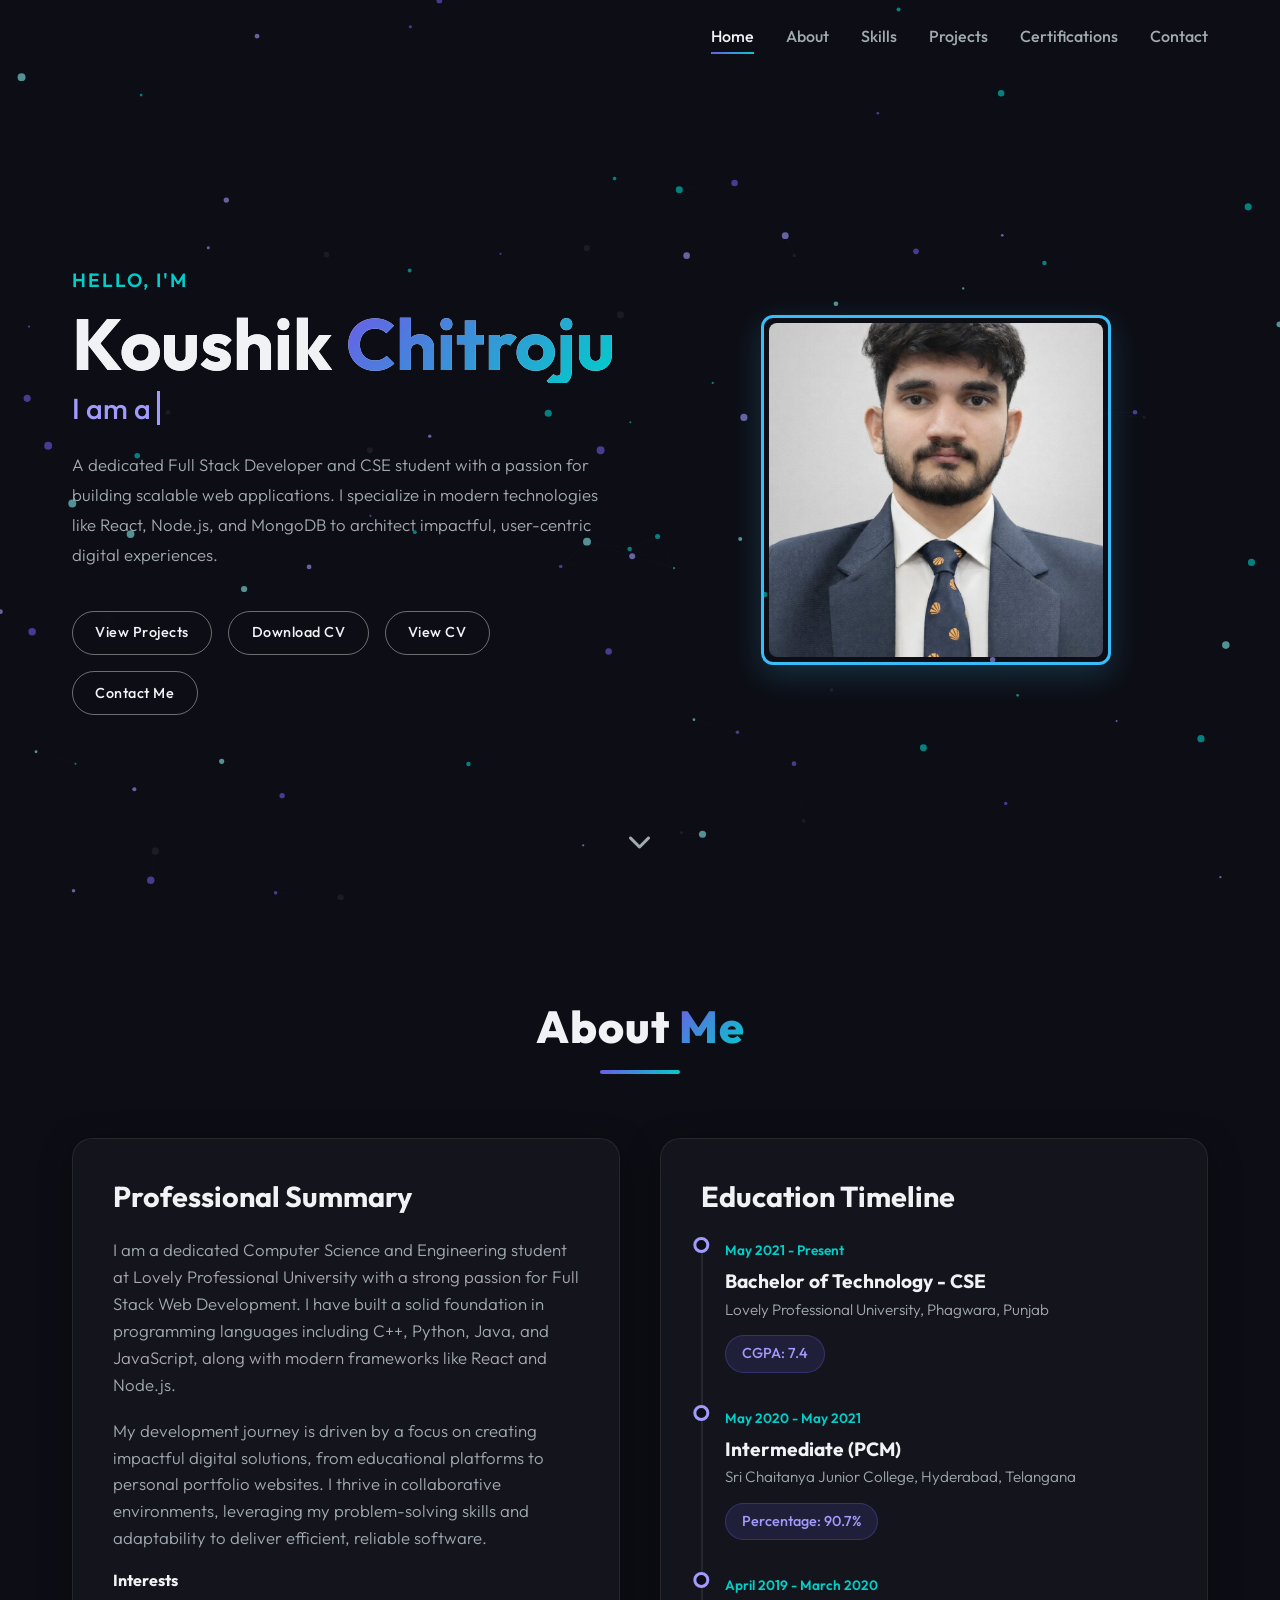
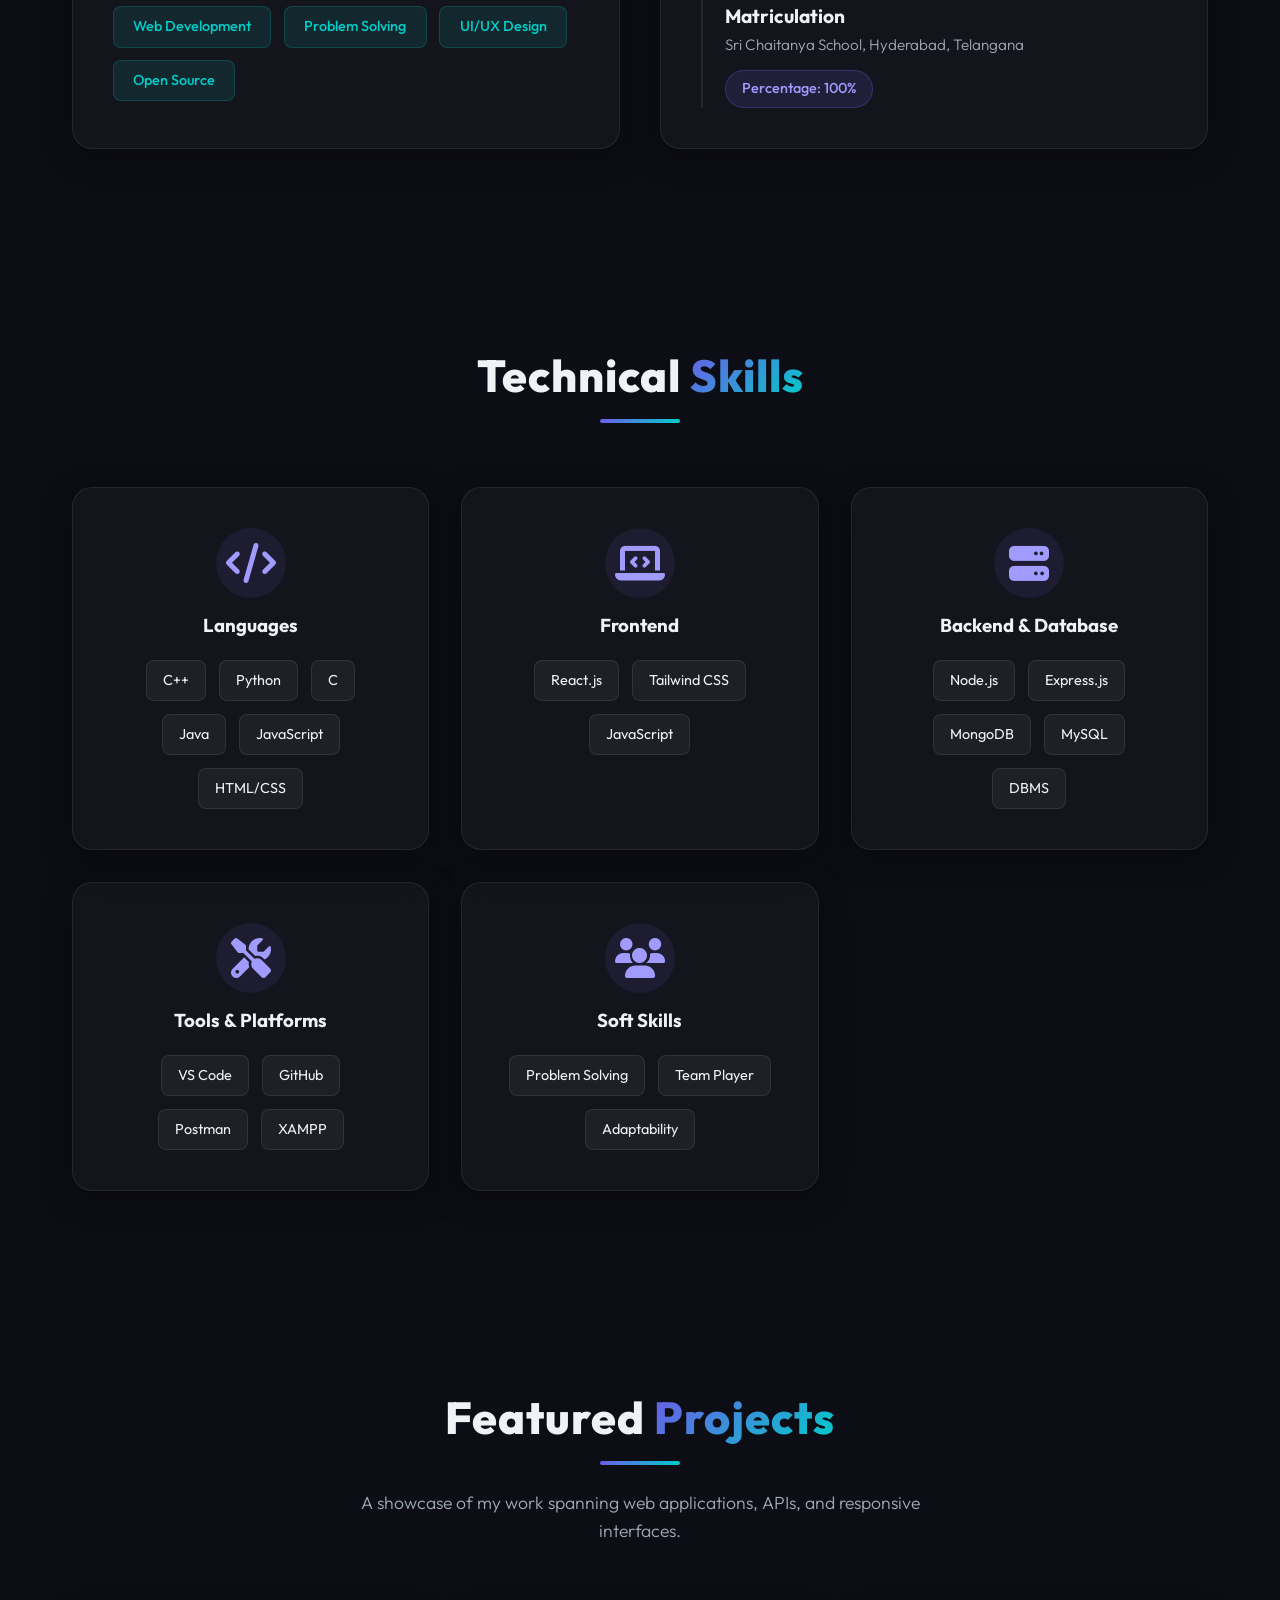
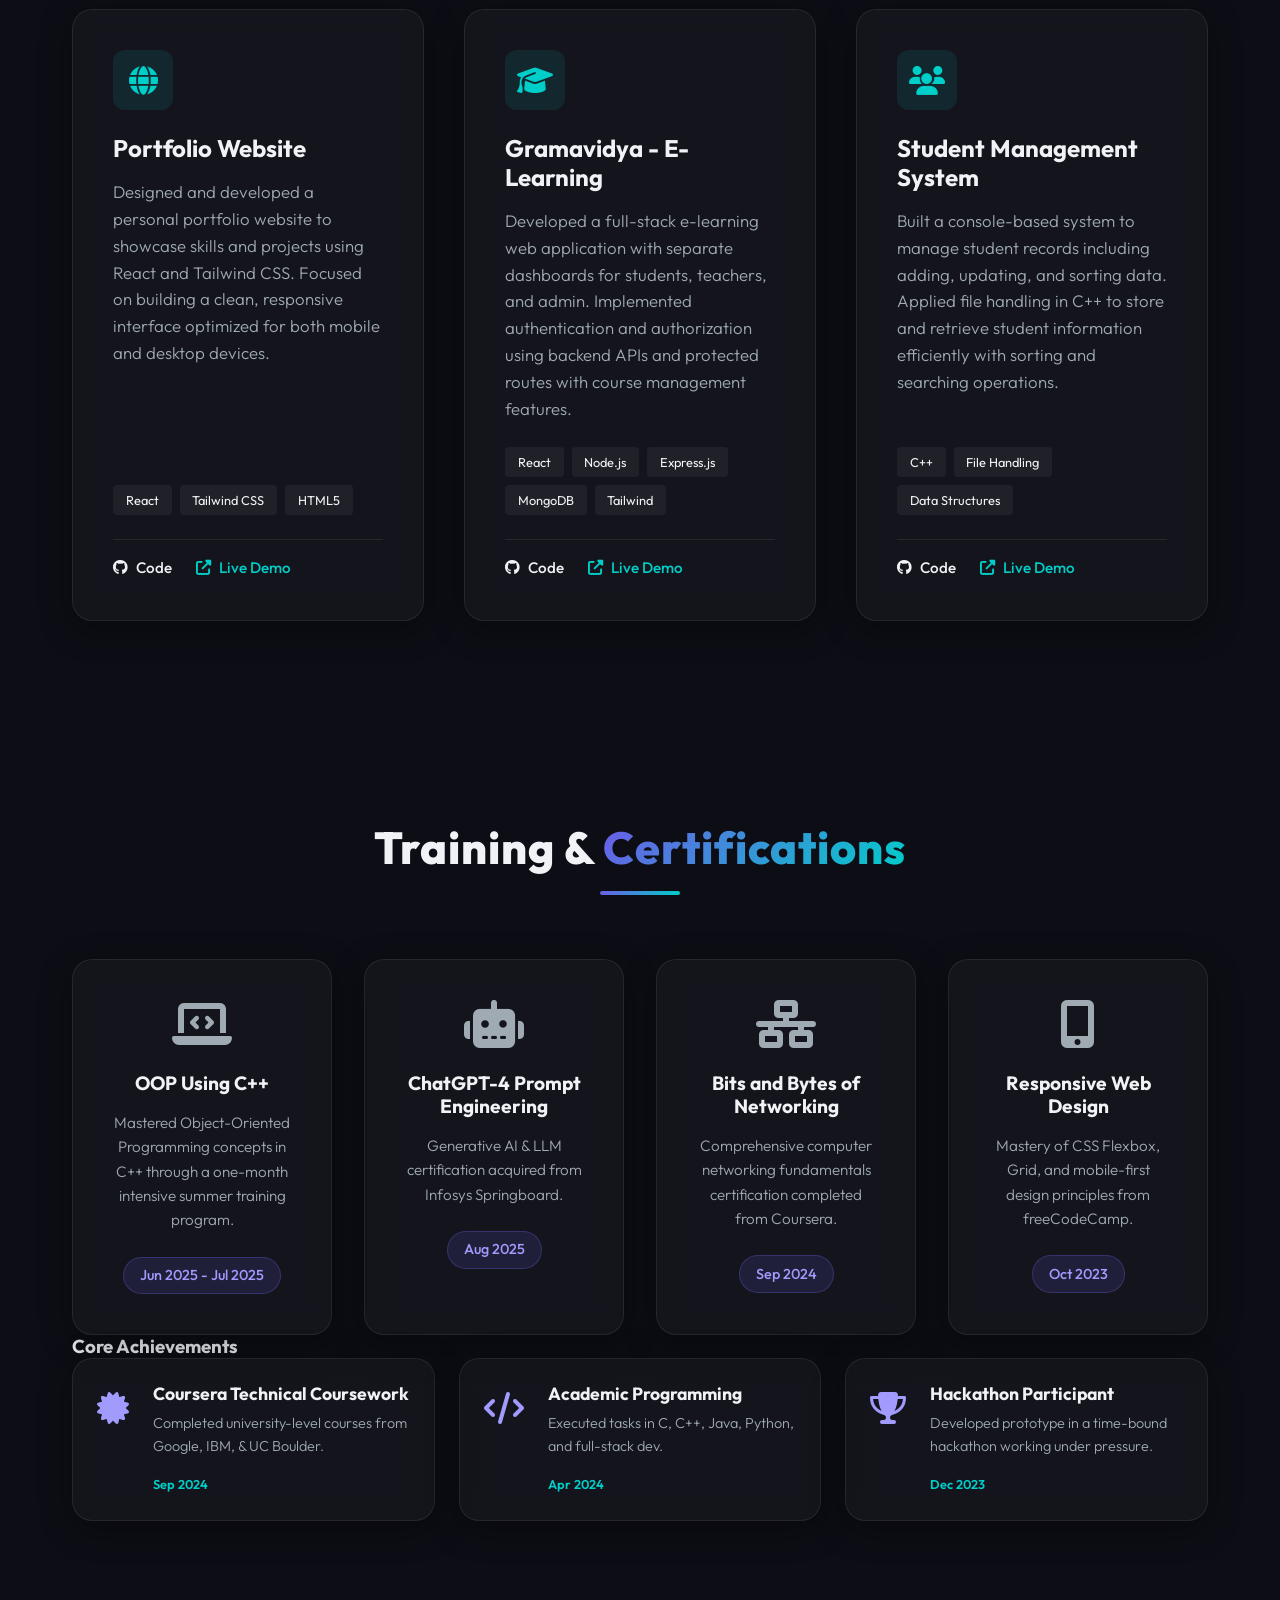
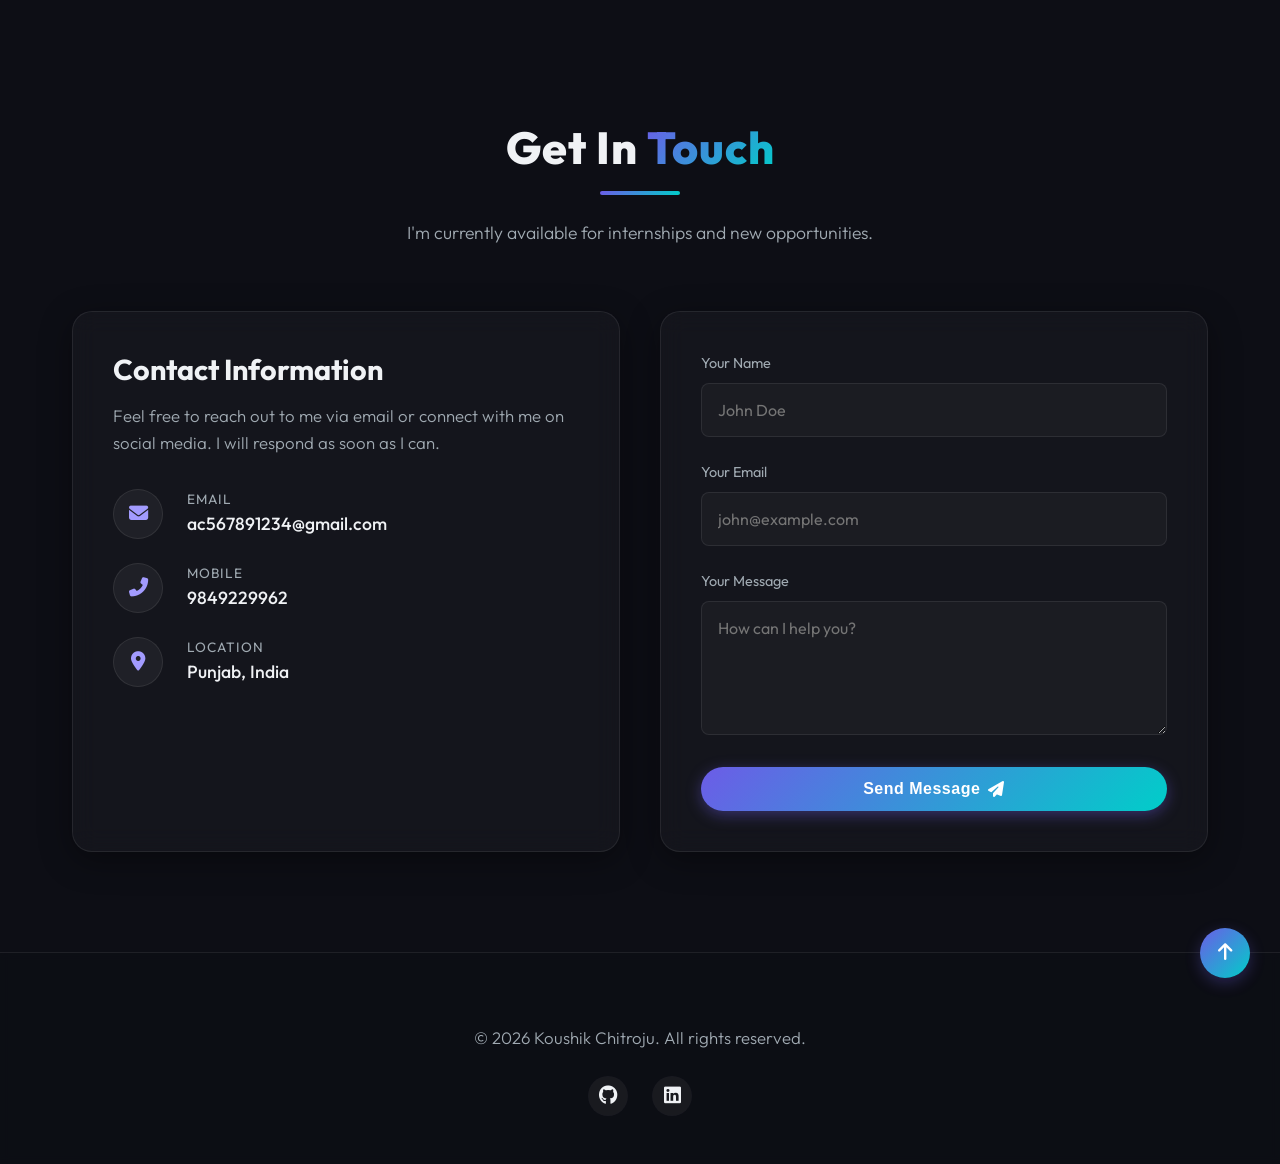
<file: index.html>
<!DOCTYPE html>
<html lang="en">

<head>
    <meta charset="UTF-8">
    <meta name="viewport" content="width=device-width, initial-scale=1.0">
    <title>Koushik Chitroju | Full Stack Developer</title>
    <!-- Google Fonts -->
    <link href="https://fonts.googleapis.com/css2?family=Outfit:wght@300;400;500;600;700;800&display=swap"
        rel="stylesheet">
    <!-- Font Awesome -->
    <link rel="stylesheet" href="https://cdnjs.cloudflare.com/ajax/libs/font-awesome/6.4.0/css/all.min.css">
    <!-- Custom CSS -->
    <link rel="stylesheet" href="styles.css">
</head>

<body>
    <!-- Background Animation Canvas -->
    <canvas id="particles-bg"></canvas>

    <!-- Navigation -->
    <nav class="navbar transition-all" id="navbar">
        <div class="nav-container">
            <a href="#home" class="logo">
                <span class="logo-text"></span>
            </a>
            <ul class="nav-links">
                <li><a href="#home" class="nav-link active">Home</a></li>
                <li><a href="#about" class="nav-link">About</a></li>
                <li><a href="#skills" class="nav-link">Skills</a></li>
                <li><a href="#projects" class="nav-link">Projects</a></li>
                <li><a href="#certifications" class="nav-link">Certifications</a></li>
                <li><a href="#contact" class="nav-link">Contact</a></li>
            </ul>
            <div class="menu-toggle" id="mobile-menu">
                <i class="fas fa-bars"></i>
            </div>
        </div>
    </nav>

    <!-- Hero Section -->
    <section id="home" class="hero fade-in">
        <div class="hero-container">
            <div class="hero-text-content">
                <p class="greeting">HELLO, I'M</p>
                <h1 class="name-title">Koushik <span class="highlight">Chitroju</span></h1>
                <h2 class="role-title">I am a <span class="typed-text"></span><span class="cursor">&nbsp;</span></h2>
                <p class="hero-description">
                    A dedicated Full Stack Developer and CSE student with a passion for building scalable web applications. I specialize in modern technologies like React, Node.js, and MongoDB to architect impactful, user-centric digital experiences.
                </p>
                <div class="cta-buttons-grid">
    <a href="#projects" class="btn btn-outline">View Projects</a>
    <a href="resume.pdf" download class="btn btn-outline">Download CV</a>
    <a href="resume.pdf" target="_blank" class="btn btn-outline">View CV</a>
    <a href="#contact" class="btn btn-outline">Contact Me</a>
</div>
            </div>
            
            <div class="hero-image-wrapper">
                <div class="image-frame" id="imageFrame">
                    <img src="profile.jpg" alt="Koushik Chitroju" id="profileImage">
                </div>
            </div>
        </div>
        <div class="hero-scroll-indicator">
            <a href="#about"><i class="fas fa-chevron-down"></i></a>
        </div>
    </section>

    <!-- About Section -->
    <section id="about" class="about section-padding slide-up">
        <div class="container">
            <div class="section-header">
                <h2 class="section-title">About <span class="highlight">Me</span></h2>
                <div class="underline"></div>
            </div>

            <div class="about-grid">
                <div class="about-text-content glass-card">
                    <h3>Professional Summary</h3>
                    <p>I am a dedicated Computer Science and Engineering student at Lovely Professional University with
                        a strong passion for Full Stack Web Development. I have built a solid foundation in programming
                        languages including C++, Python, Java, and JavaScript, along with modern frameworks like React
                        and Node.js.</p>
                    <p>My development journey is driven by a focus on creating impactful digital solutions, from
                        educational platforms to personal portfolio websites. I thrive in collaborative environments,
                        leveraging my problem-solving skills and adaptability to deliver efficient, reliable software.
                    </p>

                    <div class="interests-container mt-4">
                        <h4>Interests</h4>
                        <div class="tags-wrapper">
                            <span class="tag">Web Development</span>
                            <span class="tag">Problem Solving</span>
                            <span class="tag">UI/UX Design</span>
                            <span class="tag">Open Source</span>
                        </div>
                    </div>
                </div>

                <div class="education-content glass-card">
                    <h3>Education Timeline</h3>
                    <div class="timeline">
                        <div class="timeline-item">
                            <div class="timeline-dot"></div>
                            <div class="timeline-date">May 2021 - Present</div>
                            <h4 class="timeline-title">Bachelor of Technology - CSE</h4>
                            <p class="timeline-org">Lovely Professional University, Phagwara, Punjab</p>
                            <p class="timeline-score badge">CGPA: 7.4</p>
                        </div>
                        <div class="timeline-item">
                            <div class="timeline-dot"></div>
                            <div class="timeline-date">May 2020 - May 2021</div>
                            <h4 class="timeline-title">Intermediate (PCM)</h4>
                            <p class="timeline-org">Sri Chaitanya Junior College, Hyderabad, Telangana</p>
                            <p class="timeline-score badge">Percentage: 90.7%</p>
                        </div>
                        <div class="timeline-item">
                            <div class="timeline-dot"></div>
                            <div class="timeline-date">April 2019 - March 2020</div>
                            <h4 class="timeline-title">Matriculation</h4>
                            <p class="timeline-org">Sri Chaitanya School, Hyderabad, Telangana</p>
                            <p class="timeline-score badge">Percentage: 100%</p>
                        </div>
                    </div>
                </div>
            </div>
        </div>
    </section>

    <!-- Skills Section -->
    <section id="skills" class="skills section-padding slide-up">
        <div class="container">
            <div class="section-header">
                <h2 class="section-title">Technical <span class="highlight">Skills</span></h2>
                <div class="underline"></div>
            </div>

            <div class="skills-grid">
                <div class="skill-category glass-card hover-glow">
                    <div class="icon-header">
                        <i class="fas fa-code"></i>
                        <h3>Languages</h3>
                    </div>
                    <div class="skill-badges">
                        <span class="skill-badge">C++</span>
                        <span class="skill-badge">Python</span>
                        <span class="skill-badge">C</span>
                        <span class="skill-badge">Java</span>
                        <span class="skill-badge">JavaScript</span>
                        <span class="skill-badge">HTML/CSS</span>
                    </div>
                </div>

                <div class="skill-category glass-card hover-glow">
                    <div class="icon-header">
                        <i class="fas fa-laptop-code"></i>
                        <h3>Frontend</h3>
                    </div>
                    <div class="skill-badges">
                        <span class="skill-badge">React.js</span>
                        <span class="skill-badge">Tailwind CSS</span>
                        <span class="skill-badge">JavaScript</span>
                    </div>
                </div>

                <div class="skill-category glass-card hover-glow">
                    <div class="icon-header">
                        <i class="fas fa-server"></i>
                        <h3>Backend & Database</h3>
                    </div>
                    <div class="skill-badges">
                        <span class="skill-badge">Node.js</span>
                        <span class="skill-badge">Express.js</span>
                        <span class="skill-badge">MongoDB</span>
                        <span class="skill-badge">MySQL</span>
                        <span class="skill-badge">DBMS</span>
                    </div>
                </div>

                <div class="skill-category glass-card hover-glow">
                    <div class="icon-header">
                        <i class="fas fa-tools"></i>
                        <h3>Tools & Platforms</h3>
                    </div>
                    <div class="skill-badges">
                        <span class="skill-badge">VS Code</span>
                        <span class="skill-badge">GitHub</span>
                        <span class="skill-badge">Postman</span>
                        <span class="skill-badge">XAMPP</span>
                    </div>
                </div>

                <div class="skill-category glass-card hover-glow md-span-2">
                    <div class="icon-header">
                        <i class="fas fa-users"></i>
                        <h3>Soft Skills</h3>
                    </div>
                    <div class="skill-badges center-badges">
                        <span class="skill-badge">Problem Solving</span>
                        <span class="skill-badge">Team Player</span>
                        <span class="skill-badge">Adaptability</span>
                    </div>
                </div>
            </div>
        </div>
    </section>

    <!-- Projects Section -->
    <section id="projects" class="projects section-padding slide-up">
        <div class="container">
            <div class="section-header">
                <h2 class="section-title">Featured <span class="highlight">Projects</span></h2>
                <div class="underline"></div>
                <p class="section-subtitle">A showcase of my work spanning web applications, APIs, and responsive
                    interfaces.</p>
            </div>

            <div class="projects-grid">
                <!-- Project 1 -->
                <div class="project-card glass-card">
                    <div class="project-icon-wrapper">
                        <i class="fas fa-globe"></i>
                    </div>
                    <h3 class="project-title">Portfolio Website</h3>
                    <p class="project-desc">Designed and developed a personal portfolio website to showcase skills and
                        projects using React and Tailwind CSS. Focused on building a clean, responsive interface
                        optimized for both mobile and desktop devices.</p>
                    <div class="project-tags">
                        <span class="tag-sm">React</span>
                        <span class="tag-sm">Tailwind CSS</span>
                        <span class="tag-sm">HTML5</span>
                    </div>
                    <div class="project-links">
                        <a href="https://github.com/koushikChitroju" target="_blank" class="project-link">
                            <i class="fab fa-github"></i> Code
                        </a>
                        <a href="#" class="project-link primary-text">
                            <i class="fas fa-external-link-alt"></i> Live Demo
                        </a>
                    </div>
                </div>

                <!-- Project 2 -->
                <div class="project-card glass-card">
                    <div class="project-icon-wrapper">
                        <i class="fas fa-graduation-cap"></i>
                    </div>
                    <h3 class="project-title">Gramavidya - E-Learning</h3>
                    <p class="project-desc">Developed a full-stack e-learning web application with separate dashboards
                        for students, teachers, and admin. Implemented authentication and authorization using backend
                        APIs and protected routes with course management features.</p>
                    <div class="project-tags">
                        <span class="tag-sm">React</span>
                        <span class="tag-sm">Node.js</span>
                        <span class="tag-sm">Express.js</span>
                        <span class="tag-sm">MongoDB</span>
                        <span class="tag-sm">Tailwind</span>
                    </div>
                    <div class="project-links">
                        <a href="https://github.com/koushikChitroju" target="_blank" class="project-link">
                            <i class="fab fa-github"></i> Code
                        </a>
                        <a href="#" class="project-link primary-text">
                            <i class="fas fa-external-link-alt"></i> Live Demo
                        </a>
                    </div>
                </div>

                <!-- Project 3 -->
                <div class="project-card glass-card">
                    <div class="project-icon-wrapper">
                        <i class="fas fa-users"></i>
                    </div>
                    <h3 class="project-title">Student Management System</h3>
                    <p class="project-desc">Built a console-based system to manage student records including adding,
                        updating, and sorting data. Applied file handling in C++ to store and retrieve student
                        information efficiently with sorting and searching operations.</p>
                    <div class="project-tags">
                        <span class="tag-sm">C++</span>
                        <span class="tag-sm">File Handling</span>
                        <span class="tag-sm">Data Structures</span>
                    </div>
                    <div class="project-links">
                        <a href="https://github.com/koushikChitroju" target="_blank" class="project-link">
                            <i class="fab fa-github"></i> Code
                        </a>
                        <a href="#" class="project-link primary-text">
                            <i class="fas fa-external-link-alt"></i> Live Demo
                        </a>
                    </div>
                </div>
            </div>
        </div>
    </section>

    <!-- Training & Certifications -->
    <section id="certifications" class="certifications section-padding slide-up">
        <div class="container">
            <div class="section-header">
                <h2 class="section-title">Training & <span class="highlight">Certifications</span></h2>
                <div class="underline"></div>
            </div>

            <div class="cert-grid">
                <div class="cert-card glass-card hover-glow">
                    <i class="fas fa-laptop-code cert-icon"></i>
                    <div class="cert-content">
                        <h3>OOP Using C++</h3>
                        <p>Mastered Object-Oriented Programming concepts in C++ through a one-month intensive summer
                            training program.</p>
                        <span class="cert-date badge">Jun 2025 - Jul 2025</span>
                    </div>
                </div>

                <div class="cert-card glass-card hover-glow">
                    <i class="fas fa-robot cert-icon"></i>
                    <div class="cert-content">
                        <h3>ChatGPT-4 Prompt Engineering</h3>
                        <p>Generative AI & LLM certification acquired from Infosys Springboard.</p>
                        <span class="cert-date badge">Aug 2025</span>
                    </div>
                </div>

                <div class="cert-card glass-card hover-glow">
                    <i class="fas fa-network-wired cert-icon"></i>
                    <div class="cert-content">
                        <h3>Bits and Bytes of Networking</h3>
                        <p>Comprehensive computer networking fundamentals certification completed from Coursera.</p>
                        <span class="cert-date badge">Sep 2024</span>
                    </div>
                </div>

                <div class="cert-card glass-card hover-glow">
                    <i class="fas fa-mobile-alt cert-icon"></i>
                    <div class="cert-content">
                        <h3>Responsive Web Design</h3>
                        <p>Mastery of CSS Flexbox, Grid, and mobile-first design principles from freeCodeCamp.</p>
                        <span class="cert-date badge">Oct 2023</span>
                    </div>
                </div>
            </div>

            <!-- Achievements -->
            <div class="achievements-section mt-5">
                <h3 class="sub-section-title text-center mb-4">Core Achievements</h3>
                <div class="achievements-grid">
                    <div class="achievement-item glass-card">
                        <div class="achieve-icon"><i class="fas fa-certificate"></i></div>
                        <div class="achieve-info">
                            <h4>Coursera Technical Coursework</h4>
                            <p>Completed university-level courses from Google, IBM, & UC Boulder.</p>
                            <span class="achieve-date">Sep 2024</span>
                        </div>
                    </div>
                    <div class="achievement-item glass-card">
                        <div class="achieve-icon"><i class="fas fa-code"></i></div>
                        <div class="achieve-info">
                            <h4>Academic Programming</h4>
                            <p>Executed tasks in C, C++, Java, Python, and full-stack dev.</p>
                            <span class="achieve-date">Apr 2024</span>
                        </div>
                    </div>
                    <div class="achievement-item glass-card">
                        <div class="achieve-icon"><i class="fas fa-trophy"></i></div>
                        <div class="achieve-info">
                            <h4>Hackathon Participant</h4>
                            <p>Developed prototype in a time-bound hackathon working under pressure.</p>
                            <span class="achieve-date">Dec 2023</span>
                        </div>
                    </div>
                </div>
            </div>
        </div>
    </section>

    <!-- Contact Section -->
    <section id="contact" class="contact section-padding slide-up">
        <div class="container">
            <div class="section-header">
                <h2 class="section-title">Get In <span class="highlight">Touch</span></h2>
                <div class="underline"></div>
                <p class="section-subtitle">I'm currently available for internships and new opportunities.</p>
            </div>

            <div class="contact-grid">
                <div class="contact-info glass-card">
                    <h3>Contact Information</h3>
                    <p class="contact-desc">Feel free to reach out to me via email or connect with me on social media. I
                        will respond as soon as I can.</p>

                    <div class="contact-methods">
                        <div class="contact-method">
                            <div class="icon-circle"><i class="fas fa-envelope"></i></div>
                            <div class="method-info">
                                <span>Email</span>
                                <a href="mailto:ac567891234@gmail.com">ac567891234@gmail.com</a>
                            </div>
                        </div>
                        <div class="contact-method">
                            <div class="icon-circle"><i class="fas fa-phone-alt"></i></div>
                            <div class="method-info">
                                <span>Mobile</span>
                                <a href="tel:+919849229962">9849229962</a>
                            </div>
                        </div>
                        <div class="contact-method">
                            <div class="icon-circle"><i class="fas fa-map-marker-alt"></i></div>
                            <div class="method-info">
                                <span>Location</span>
                                <p>Punjab, India</p>
                            </div>
                        </div>
                    </div>
                </div>

                <div class="contact-form-container glass-card">
                    <form class="contact-form" id="contactForm">
                        <div class="form-group">
                            <label for="name">Your Name</label>
                            <input type="text" id="name" placeholder="John Doe" required>
                        </div>
                        <div class="form-group">
                            <label for="email">Your Email</label>
                            <input type="email" id="email" placeholder="john@example.com" required>
                        </div>
                        <div class="form-group">
                            <label for="message">Your Message</label>
                            <textarea id="message" rows="5" placeholder="How can I help you?" required></textarea>
                        </div>
                        <button type="submit" class="btn btn-primary w-100">
                            <span>Send Message</span>
                            <i class="fas fa-paper-plane"></i>
                        </button>
                    </form>
                </div>
            </div>
        </div>
    </section>

    <!-- Footer -->
    <footer>
        <div class="container footer-content">
            <div class="footer-logo">
                <span class="logo-text"></span>
            </div>
            <p>&copy; 2026 Koushik Chitroju. All rights reserved.</p>
            <div class="social-links">
                <a href="https://github.com/koushikChitroju" target="_blank" class="social-icon hover-float"><i
                        class="fab fa-github"></i></a>
                <a href="https://www.linkedin.com/in/koushik-chitroju" target="_blank"
                    class="social-icon hover-float"><i class="fab fa-linkedin"></i></a>
            </div>
        </div>
        <a href="#home" class="scroll-top" id="scrollTop">
            <i class="fas fa-arrow-up"></i>
        </a>
    </footer>

    <!-- Custom JS -->
    <script src="script.js"></script>
</body>

</html>
</file>
<file: styles.css>
/* --- CSS RESET & VARIABLES --- */
:root {
    --bg-color: #0d0e15;
    --text-primary: #f0f2f5;
    --text-secondary: #a0aab2;
    --primary: #6c5ce7;
    --primary-light: #a29bfe;
    --secondary: #00cec9;
    --gradient-1: linear-gradient(135deg, #6c5ce7 0%, #00cec9 100%);
    --gradient-2: linear-gradient(135deg, #a29bfe 0%, #81ecec 100%);
    --glass-bg: rgba(255, 255, 255, 0.03);
    --glass-border: rgba(255, 255, 255, 0.08);
    --nav-bg: rgba(13, 14, 21, 0.85);
    --card-shadow: 0 8px 32px 0 rgba(0, 0, 0, 0.37);
    --transition-fast: 0.3s ease;
    --transition-slow: 0.5s cubic-bezier(0.25, 0.8, 0.25, 1);
}

* {
    margin: 0;
    padding: 0;
    box-sizing: border-box;
}

html {
    scroll-behavior: smooth;
    font-family: 'Outfit', sans-serif;
    color: var(--text-primary);
    background-color: var(--bg-color);
    overflow-x: hidden;
}

body {
    overflow-x: hidden;
    position: relative;
    line-height: 1.6;
}

/* Background Canvas */
#particles-bg {
    position: fixed;
    top: 0;
    left: 0;
    width: 100vw;
    height: 100vh;
    z-index: -1;
    pointer-events: none;
    opacity: 0.6;
}

/* --- TYPOGRAPHY & UTILS --- */
h1, h2, h3, h4, h5, h6 {
    font-weight: 700;
    line-height: 1.2;
}

p {
    color: var(--text-secondary);
    font-weight: 300;
    font-size: 1.05rem;
}

a {
    text-decoration: none;
    color: inherit;
    transition: var(--transition-fast);
}

ul {
    list-style: none;
}

.container {
    width: 100%;
    max-width: 1200px;
    margin: 0 auto;
    padding: 0 2rem;
}

.section-padding {
    padding: 100px 0;
}

/* Glassmorphism Card */
.glass-card {
    background: var(--glass-bg);
    backdrop-filter: blur(12px);
    -webkit-backdrop-filter: blur(12px);
    border: 1px solid var(--glass-border);
    border-radius: 20px;
    padding: 2.5rem;
    box-shadow: var(--card-shadow);
    transition: var(--transition-slow);
    position: relative;
    overflow: hidden;
}

.glass-card::before {
    content: '';
    position: absolute;
    top: 0; left: 0; width: 100%; height: 100%;
    background: linear-gradient(45deg, transparent, rgba(255,255,255,0.03), transparent);
    transform: translateX(-100%);
    transition: var(--transition-slow);
}

.glass-card:hover::before {
    transform: translateX(100%);
}

.hover-glow:hover {
    transform: translateY(-5px);
    border-color: rgba(108, 92, 231, 0.5);
    box-shadow: 0 10px 40px rgba(108, 92, 231, 0.2);
}

.badge {
    background: rgba(108, 92, 231, 0.15);
    color: var(--primary-light);
    padding: 0.4rem 1rem;
    border-radius: 50px;
    font-size: 0.9rem;
    font-weight: 500;
    border: 1px solid rgba(108, 92, 231, 0.3);
    display: inline-block;
}

/* Highlight text */
.highlight {
    background: var(--gradient-1);
    background-clip: text;
    -webkit-background-clip: text;
    -webkit-text-fill-color: transparent;
    display: inline-block;
}

.primary-text {
    color: var(--secondary) !important;
}

/* Buttons */
.btn {
    display: inline-flex;
    align-items: center;
    justify-content: center;
    gap: 0.5rem;
    padding: 0.8rem 2rem;
    border-radius: 50px;
    font-weight: 600;
    font-size: 1rem;
    letter-spacing: 0.5px;
    cursor: pointer;
    overflow: hidden;
    position: relative;
    z-index: 1;
}

.btn-primary {
    background: var(--gradient-1);
    color: #fff;
    border: none;
    box-shadow: 0 4px 15px rgba(108, 92, 231, 0.4);
}

.btn-primary::after {
    content: '';
    position: absolute;
    top: 0; left: 0; width: 100%; height: 100%;
    background: var(--gradient-2);
    z-index: -1;
    transition: opacity var(--transition-fast);
    opacity: 0;
}

.btn-primary:hover::after {
    opacity: 1;
}

.btn-primary:hover {
    box-shadow: 0 8px 25px rgba(108, 92, 231, 0.6);
    transform: translateY(-3px);
}

.btn-outline {
    background: transparent;
    color: var(--text-primary);
    border: 2px solid var(--glass-border);
    backdrop-filter: blur(5px);
}

.btn-outline:hover {
    border-color: var(--primary-light);
    color: var(--primary-light);
    transform: translateY(-3px);
}

.w-100 {
    width: 100%;
}

/* Section Headers */
.section-header {
    text-align: center;
    margin-bottom: 4rem;
}

.section-title {
    font-size: 2.8rem;
    font-weight: 800;
    margin-bottom: 1rem;
    letter-spacing: 1px;
}

.underline {
    width: 80px;
    height: 4px;
    background: var(--gradient-1);
    margin: 0 auto;
    border-radius: 2px;
}

.section-subtitle {
    margin-top: 1.5rem;
    font-size: 1.1rem;
    max-width: 600px;
    margin-left: auto;
    margin-right: auto;
}

/* --- NAVIGATION --- */
.navbar {
    position: fixed;
    top: 0; left: 0; width: 100%;
    z-index: 100;
    background: transparent;
    transition: var(--transition-fast);
    padding: 1.5rem 0;
}

.navbar.scrolled {
    background: var(--nav-bg);
    backdrop-filter: blur(10px);
    border-bottom: 1px solid var(--glass-border);
    padding: 1rem 0;
    box-shadow: 0 4px 30px rgba(0, 0, 0, 0.1);
}

.nav-container {
    max-width: 1200px;
    margin: 0 auto;
    padding: 0 2rem;
    display: flex;
    justify-content: space-between;
    align-items: center;
}

.logo-text {
    font-size: 1.8rem;
    font-weight: 800;
    color: var(--text-primary);
    letter-spacing: -1px;
}

.nav-links {
    display: flex;
    gap: 2rem;
}

.nav-link {
    font-size: 1rem;
    font-weight: 500;
    position: relative;
    padding: 0.5rem 0;
    color: var(--text-secondary);
}

.nav-link::after {
    content: '';
    position: absolute;
    bottom: 0; left: 0; width: 0; height: 2px;
    background: var(--gradient-1);
    transition: var(--transition-fast);
}

.nav-link:hover, .nav-link.active {
    color: var(--text-primary);
}

.nav-link:hover::after, .nav-link.active::after {
    width: 100%;
}

.menu-toggle {
    display: none;
    font-size: 1.5rem;
    cursor: pointer;
    color: var(--text-primary);
}

/* --- HERO SECTION --- */
.hero {
    height: 100vh;
    display: flex;
    align-items: center;
    position: relative;
    padding-top: 80px;
}

.hero-container {
    max-width: 1200px;
    margin: 0 auto;
    padding: 0 2rem;
    display: grid;
    grid-template-columns: 1fr 1fr;
    gap: 3rem;
    align-items: center;
    width: 100%;
}

.hero-text-content {
    text-align: left;
}

.greeting {
    font-size: 1.2rem;
    font-weight: 600;
    color: var(--secondary);
    letter-spacing: 2px;
    margin-bottom: 0.5rem;
    text-transform: uppercase;
}

.name-title {
    font-size: clamp(3rem, 6vw, 4.5rem);
    line-height: 1.1;
    margin-bottom: 0.5rem;
    background: var(--text-primary);
    background-clip: text;
    -webkit-background-clip: text;
    -webkit-text-fill-color: var(--text-primary);
}

.name-title .highlight {
    background: var(--gradient-1);
    background-clip: text;
    -webkit-background-clip: text;
    -webkit-text-fill-color: transparent;
}

.role-title {
    font-size: clamp(1.2rem, 3vw, 1.8rem);
    font-weight: 500;
    color: var(--primary-light);
    margin-bottom: 1.5rem;
    height: 35px; /* To prevent jumping of cursor */
}

.hero-description {
    font-size: 1.05rem;
    max-width: 550px;
    margin: 0 0 2.5rem 0;
    line-height: 1.8;
}

.cta-buttons-grid {
    display: flex;
    flex-wrap: wrap;
    gap: 1rem;
    justify-content: flex-start;
}

.cta-buttons-grid .btn-outline {
    padding: 0.6rem 1.4rem;
    border-radius: 30px;
    border: 1px solid rgba(255, 255, 255, 0.4);
    font-size: 0.9rem;
    font-weight: 500;
    transition: all 0.3s ease;
    background: transparent;
}

.cta-buttons-grid .btn-outline:hover {
    border-color: var(--secondary);
    box-shadow: 0 0 15px rgba(0, 206, 201, 0.4);
    color: var(--text-primary);
    transform: translateY(-2px);
}

.hero-image-wrapper {
    display: flex;
    justify-content: center;
    align-items: center;
    position: relative;
}

.image-frame {
    width: 350px;
    height: 350px;
    border-radius: 12px;
    border: 3px solid #38bdf8; /* Light blue border like friend's site */
    padding: 5px;
    position: relative;
    box-shadow: 0 10px 30px rgba(56, 189, 248, 0.2);
    /* For effect */
}

.image-frame img {
    width: 100%;
    height: 100%;
    object-fit: cover;
    border-radius: 8px;
    position: relative;
    z-index: 1;
}  

.hero-scroll-indicator {
    position: absolute;
    bottom: 40px;
    left: 50%;
    transform: translateX(-50%);
    animation: bounce 2s infinite;
}

.hero-scroll-indicator a {
    color: var(--text-secondary);
    font-size: 1.5rem;
}

@keyframes bounce {
    0%, 20%, 50%, 80%, 100% { transform: translateY(0) translateX(-50%); }
    40% { transform: translateY(-20px) translateX(-50%); }
    60% { transform: translateY(-10px) translateX(-50%); }
}

.cursor {
    display: inline-block;
    width: 3px;
    background-color: var(--primary-light);
    animation: blink 1s infinite;
}

@keyframes blink {
    0%, 100% { opacity: 1; }
    50% { opacity: 0; }
}

/* --- ABOUT SECTION --- */
.about-grid {
    display: grid;
    grid-template-columns: 1fr 1fr;
    gap: 2.5rem;
}

.about-text-content h3, .education-content h3 {
    font-size: 1.8rem;
    margin-bottom: 1.5rem;
    color: var(--text-primary);
}

.about-text-content p {
    margin-bottom: 1.2rem;
}

.tags-wrapper {
    display: flex;
    flex-wrap: wrap;
    gap: 0.8rem;
    margin-top: 1rem;
}

.tag {
    background: rgba(0, 206, 201, 0.1);
    color: var(--secondary);
    padding: 0.5rem 1.2rem;
    border-radius: 8px;
    font-size: 0.9rem;
    font-weight: 500;
    border: 1px solid rgba(0, 206, 201, 0.2);
    transition: var(--transition-fast);
}

.tag:hover {
    background: rgba(0, 206, 201, 0.2);
    transform: translateY(-2px);
}

/* Timeline */
.timeline {
    position: relative;
    padding-left: 1.5rem;
}

.timeline::before {
    content: '';
    position: absolute;
    left: 0;
    top: 0;
    height: 100%;
    width: 2px;
    background: var(--glass-border);
}

.timeline-item {
    position: relative;
    margin-bottom: 2rem;
}

.timeline-item:last-child {
    margin-bottom: 0;
}

.timeline-dot {
    position: absolute;
    left: -1.5rem;
    top: 0;
    width: 16px;
    height: 16px;
    border-radius: 50%;
    background: var(--bg-color);
    border: 3px solid var(--primary-light);
    transform: translateX(-48%);
}

.timeline-date {
    font-size: 0.85rem;
    color: var(--secondary);
    font-weight: 600;
    margin-bottom: 0.5rem;
    display: inline-block;
}

.timeline-title {
    font-size: 1.2rem;
    margin-bottom: 0.3rem;
}

.timeline-org {
    font-size: 0.95rem;
    margin-bottom: 0.8rem;
}

/* --- SKILLS SECTION --- */
.skills-grid {
    display: grid;
    grid-template-columns: repeat(auto-fit, minmax(280px, 1fr));
    gap: 2rem;
}

.skill-category {
    text-align: center;
}

.icon-header {
    display: flex;
    flex-direction: column;
    align-items: center;
    gap: 1rem;
    margin-bottom: 1.5rem;
}

.icon-header i {
    font-size: 2.5rem;
    color: var(--primary-light);
    background: rgba(108, 92, 231, 0.1);
    width: 70px;
    height: 70px;
    display: flex;
    align-items: center;
    justify-content: center;
    border-radius: 50%;
    transition: var(--transition-fast);
}

.skill-category:hover .icon-header i {
    transform: scale(1.1) rotate(5deg);
    background: var(--gradient-1);
    color: white;
    box-shadow: 0 5px 15px rgba(108, 92, 231, 0.4);
}

.skill-badges {
    display: flex;
    flex-wrap: wrap;
    justify-content: center;
    gap: 0.8rem;
}

.skill-badge {
    background: rgba(255, 255, 255, 0.05);
    padding: 0.5rem 1rem;
    border-radius: 8px;
    font-size: 0.9rem;
    border: 1px solid var(--glass-border);
    transition: var(--transition-fast);
}

.skill-badge:hover {
    background: rgba(255, 255, 255, 0.1);
    border-color: var(--secondary);
    color: var(--secondary);
}

/* --- PROJECTS SECTION --- */
.projects-grid {
    display: grid;
    grid-template-columns: repeat(auto-fit, minmax(320px, 1fr));
    gap: 2.5rem;
}

.project-card {
    display: flex;
    flex-direction: column;
}

.project-icon-wrapper {
    width: 60px;
    height: 60px;
    background: rgba(0, 206, 201, 0.1);
    border-radius: 12px;
    display: flex;
    align-items: center;
    justify-content: center;
    font-size: 1.8rem;
    color: var(--secondary);
    margin-bottom: 1.5rem;
    transition: var(--transition-fast);
}

.project-card:hover .project-icon-wrapper {
    background: var(--gradient-1);
    color: white;
    transform: translateY(-5px);
}

.project-title {
    font-size: 1.5rem;
    margin-bottom: 1rem;
}

.project-desc {
    flex-grow: 1;
    margin-bottom: 1.5rem;
}

.project-tags {
    display: flex;
    flex-wrap: wrap;
    gap: 0.5rem;
    margin-bottom: 1.5rem;
}

.tag-sm {
    font-size: 0.8rem;
    padding: 0.3rem 0.8rem;
    background: rgba(255, 255, 255, 0.05);
    border-radius: 4px;
    color: var(--text-primary);
}

.project-links {
    display: flex;
    gap: 1.5rem;
    border-top: 1px solid var(--glass-border);
    padding-top: 1rem;
    margin-top: auto;
}

.project-link {
    font-size: 0.95rem;
    font-weight: 500;
    display: flex;
    align-items: center;
    gap: 0.5rem;
}

.project-link:hover {
    color: var(--primary-light);
}

/* --- CERTIFICATIONS SECTION --- */
.cert-grid {
    display: grid;
    grid-template-columns: repeat(auto-fit, minmax(250px, 1fr));
    gap: 2rem;
}

.cert-card {
    text-align: center;
    display: flex;
    flex-direction: column;
    align-items: center;
}

.cert-icon {
    font-size: 3rem;
    color: var(--text-secondary);
    margin-bottom: 1.5rem;
    transition: var(--transition-fast);
}

.cert-card:hover .cert-icon {
    color: var(--secondary);
    transform: scale(1.1);
}

.cert-content h3 {
    font-size: 1.2rem;
    margin-bottom: 1rem;
}

.cert-content p {
    font-size: 0.95rem;
    margin-bottom: 1.5rem;
    flex-grow: 1;
}

.achievements-grid {
    display: grid;
    grid-template-columns: repeat(auto-fit, minmax(300px, 1fr));
    gap: 1.5rem;
}

.achievement-item {
    display: flex;
    gap: 1.5rem;
    align-items: flex-start;
    padding: 1.5rem;
}

.achieve-icon {
    font-size: 2rem;
    color: var(--primary-light);
}

.achieve-info h4 {
    font-size: 1.1rem;
    margin-bottom: 0.5rem;
}

.achieve-info p {
    font-size: 0.9rem;
    margin-bottom: 0.8rem;
}

.achieve-date {
    font-size: 0.8rem;
    color: var(--secondary);
    font-weight: 600;
}

/* --- CONTACT SECTION --- */
.contact-grid {
    display: grid;
    grid-template-columns: 1fr 1fr;
    gap: 2.5rem;
}

.contact-info h3 {
    font-size: 1.8rem;
    margin-bottom: 1rem;
}

.contact-desc {
    margin-bottom: 2rem;
}

.contact-methods {
    display: flex;
    flex-direction: column;
    gap: 1.5rem;
}

.contact-method {
    display: flex;
    align-items: center;
    gap: 1.5rem;
}

.icon-circle {
    width: 50px;
    height: 50px;
    border-radius: 50%;
    background: rgba(255, 255, 255, 0.05);
    display: flex;
    align-items: center;
    justify-content: center;
    font-size: 1.2rem;
    color: var(--primary-light);
    border: 1px solid var(--glass-border);
    transition: var(--transition-fast);
}

.contact-method:hover .icon-circle {
    background: var(--gradient-1);
    color: white;
    border-color: transparent;
}

.method-info {
    display: flex;
    flex-direction: column;
}

.method-info span {
    font-size: 0.85rem;
    color: var(--text-secondary);
    text-transform: uppercase;
    letter-spacing: 1px;
}

.method-info a, .method-info p {
    font-size: 1.1rem;
    color: var(--text-primary);
    margin: 0;
    font-weight: 500;
}

.form-group {
    margin-bottom: 1.5rem;
}

.form-group label {
    display: block;
    margin-bottom: 0.5rem;
    font-size: 0.9rem;
    color: var(--text-secondary);
}

.form-group input, .form-group textarea {
    width: 100%;
    padding: 1rem;
    background: rgba(255, 255, 255, 0.03);
    border: 1px solid var(--glass-border);
    border-radius: 8px;
    color: var(--text-primary);
    font-family: inherit;
    font-size: 1rem;
    transition: var(--transition-fast);
}

.form-group input:focus, .form-group textarea:focus {
    outline: none;
    border-color: var(--primary-light);
    background: rgba(255, 255, 255, 0.05);
    box-shadow: 0 0 0 3px rgba(108, 92, 231, 0.1);
}

/* --- FOOTER --- */
footer {
    border-top: 1px solid var(--glass-border);
    padding: 3rem 0;
    position: relative;
    background: rgba(13, 14, 21, 0.5);
    backdrop-filter: blur(5px);
}

.footer-content {
    display: flex;
    flex-direction: column;
    align-items: center;
    text-align: center;
    gap: 1.5rem;
}

.social-links {
    display: flex;
    gap: 1.5rem;
}

.social-icon {
    width: 40px;
    height: 40px;
    border-radius: 50%;
    background: rgba(255, 255, 255, 0.05);
    display: flex;
    align-items: center;
    justify-content: center;
    font-size: 1.2rem;
    transition: var(--transition-fast);
}

.social-icon:hover {
    background: var(--gradient-1);
    color: white;
    transform: translateY(-5px);
}

.scroll-top {
    position: absolute;
    right: 30px;
    top: -25px;
    width: 50px;
    height: 50px;
    background: var(--gradient-1);
    color: white;
    border-radius: 50%;
    display: flex;
    align-items: center;
    justify-content: center;
    font-size: 1.2rem;
    box-shadow: 0 5px 15px rgba(108, 92, 231, 0.3);
    transition: var(--transition-fast);
}

.scroll-top:hover {
    transform: translateY(-5px);
    box-shadow: 0 8px 20px rgba(108, 92, 231, 0.5);
}

/* --- ANIMATIONS CLASSES --- */
.fade-in {
    opacity: 0;
    transform: translateY(20px);
    transition: opacity 0.8s ease-out, transform 0.8s ease-out;
}

.fade-in.appear {
    opacity: 1;
    transform: translateY(0);
}

.slide-up {
    opacity: 0;
    transform: translateY(40px);
    transition: opacity 0.8s cubic-bezier(0.25, 0.8, 0.25, 1), transform 0.8s cubic-bezier(0.25, 0.8, 0.25, 1);
}

.slide-up.appear {
    opacity: 1;
    transform: translateY(0);
}

/* --- RESPONSIVE DESIGN --- */
@media (max-width: 992px) {
    .hero-container {
        grid-template-columns: 1fr;
        text-align: center;
        margin-top: 2rem;
    }
    .hero-text-content {
        text-align: center;
    }
    .hero-description {
        margin: 0 auto 2.5rem auto;
    }
    .cta-buttons-grid {
        justify-content: center;
    }
    .image-frame {
        width: 300px;
        height: 300px;
    }
    .about-grid, .contact-grid {
        grid-template-columns: 1fr;
    }
    .section-title {
        font-size: 2.2rem;
    }
}

@media (max-width: 768px) {
    .nav-links {
        position: fixed;
        top: 0;
        right: -100%;
        height: 100vh;
        width: 70%;
        max-width: 300px;
        background: var(--nav-bg);
        backdrop-filter: blur(15px);
        flex-direction: column;
        justify-content: center;
        align-items: center;
        transition: 0.4s ease;
        border-left: 1px solid var(--glass-border);
    }

    .nav-links.active {
        right: 0;
    }

    .menu-toggle {
        display: block;
        z-index: 101;
    }

    .cta-buttons-grid {
        flex-direction: column;
        align-items: stretch;
    }
    .cta-buttons-grid .btn-outline {
        width: 100%;
        text-align: center;
    }
    
    .hero-stats {
        gap: 1.5rem;
    }
    
    .stat-number {
        font-size: 2rem;
    }
}

@media (max-width: 480px) {
    .glass-card {
        padding: 1.5rem;
    }
    
    .name-title {
        font-size: 2.5rem;
    }
    
    .section-padding {
        padding: 60px 0;
    }
}
</file>
